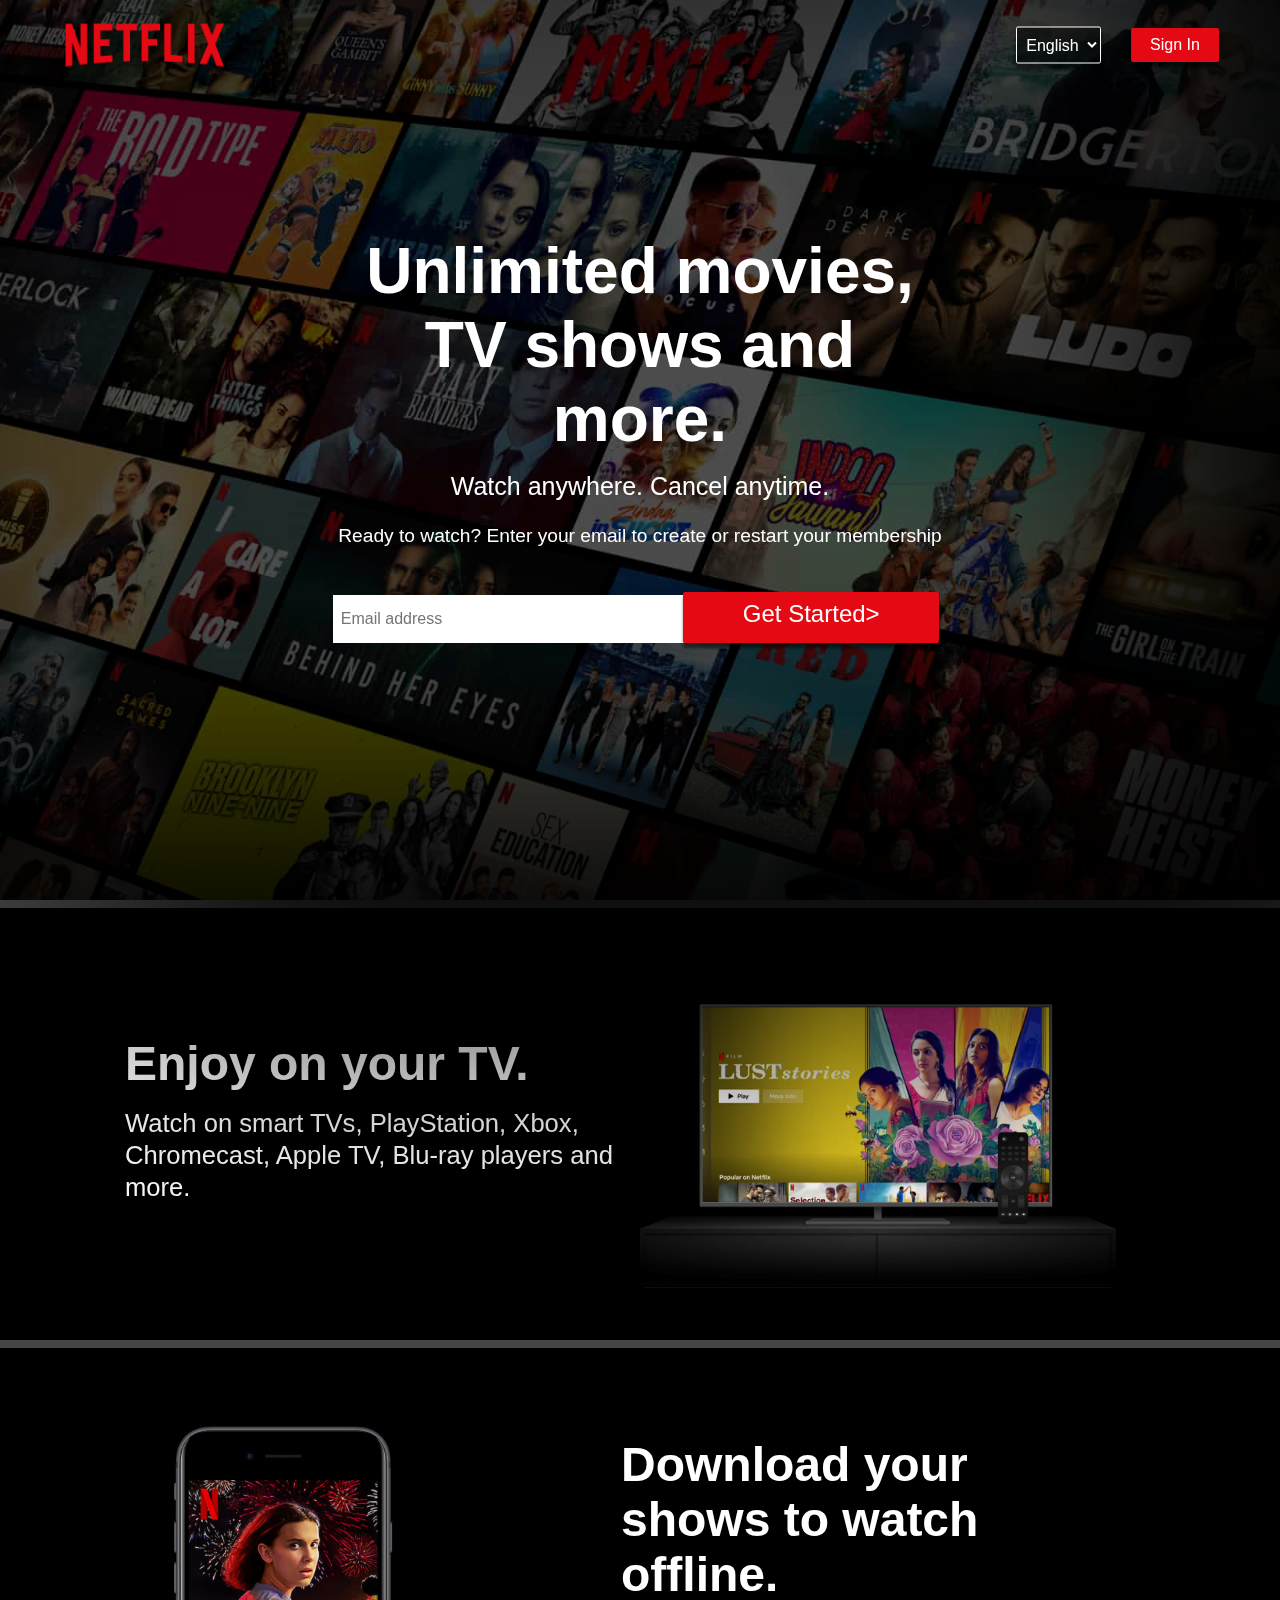
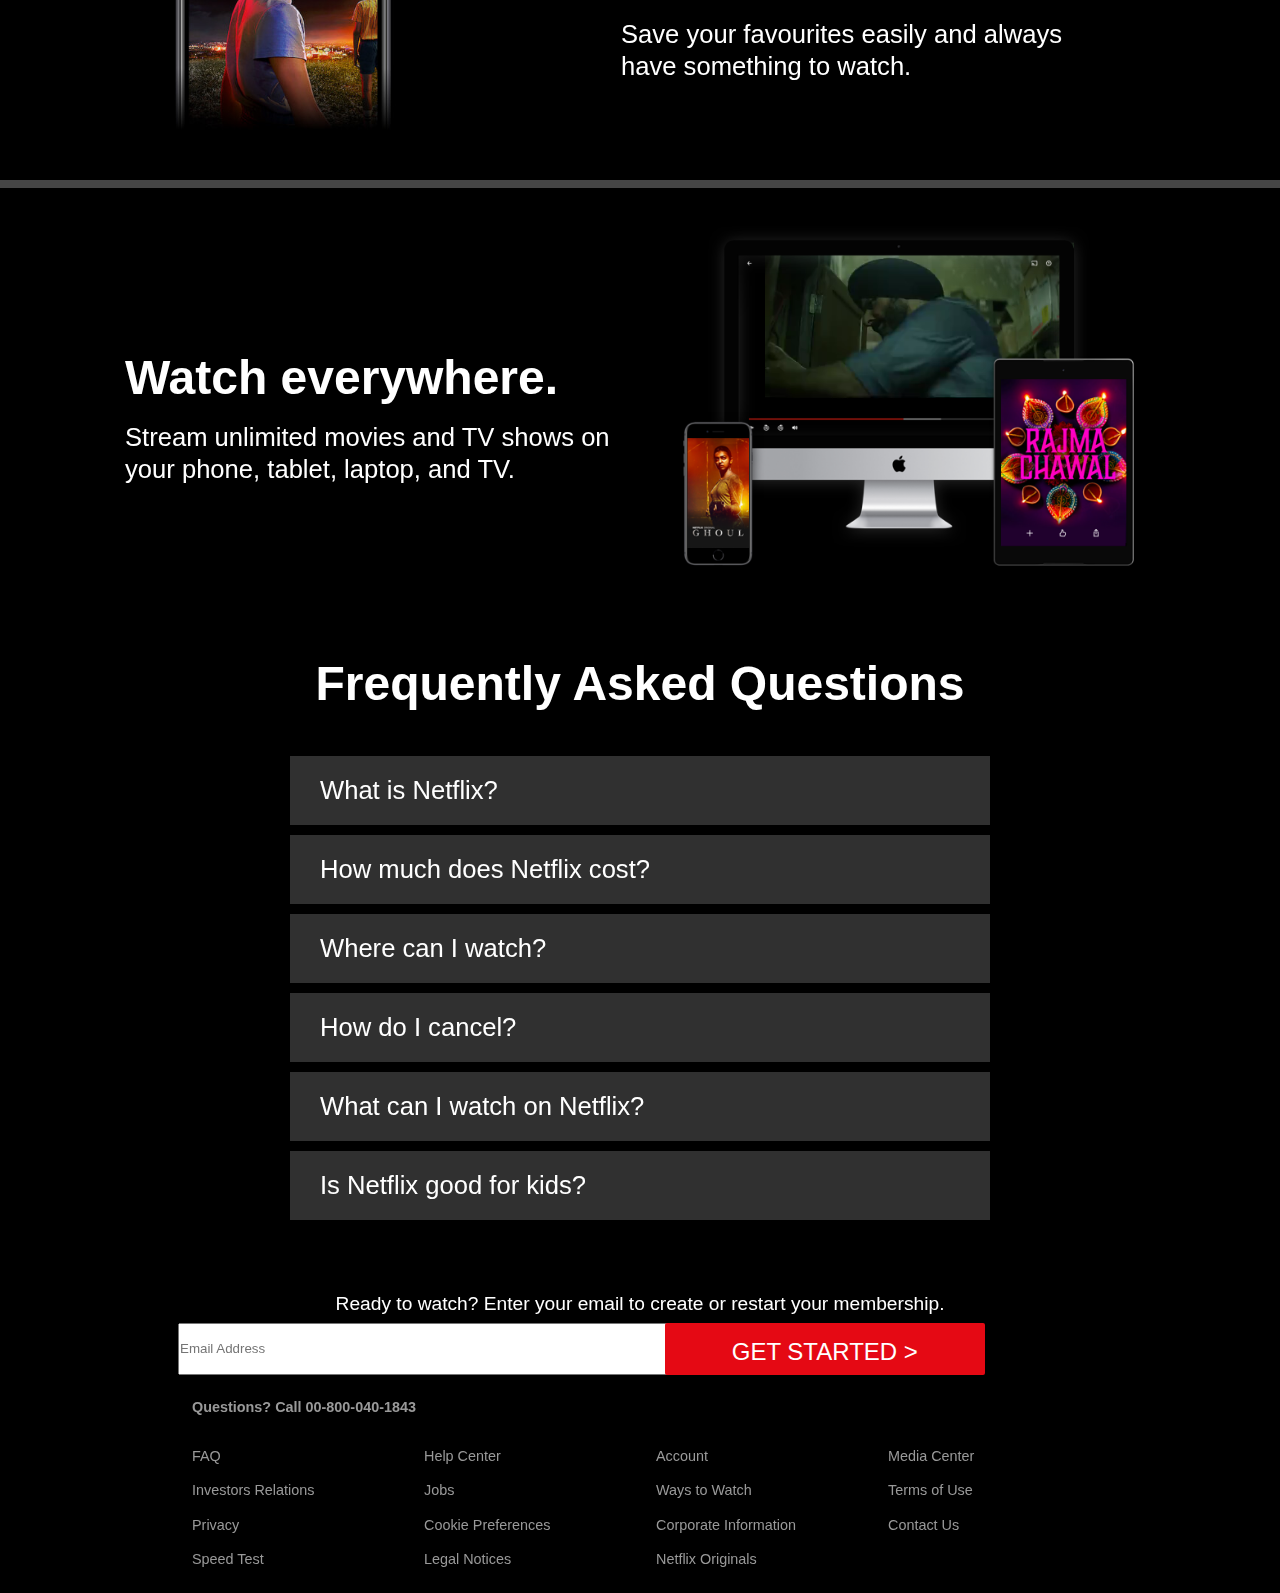
<file: index.html>
<!DOCTYPE html>
<html lang="en">

<head>
    <meta charset="UTF-8">
    <meta http-equiv="X-UA-Compatible" content="IE=edge">
    <meta name="viewport" content="width=device-width, initial-scale=1.0">
    <link rel="stylesheet" href="https://maxcdn.bootstrapcdn.com/font-awesome/4.4.0/css/font-awesome.min.css">
    <link rel="stylesheet" href="./css/style.css">
    <title>Netflix India - Watch TV Shows Online, Watch Movies Online</title>
</head>

<body>
    <header class="showcase">
        <div class="showcase-top">
            <img src="./MainPageImg/logo.png" alt="Netflix Logo">
            <select class="btn select" id="lang" name="lang">
                <option value="en"><i class="fa fa-globe"></i>English</option>
                <option value="hi"><i class="fa fa-globe"></i>हिन्दी</option>
            </select>
            <a href="LoginPage.html" class="btn btn-rouded">Sign In</a>
        </div>
        <div class="showcase-content">
            <h1>Unlimited movies, TV shows and
                more.</h1>
            <h3>Watch anywhere. Cancel anytime.</h3>
            <p>Ready to watch? Enter your email to create or restart your membership</p>
            <div class="mail">
                <input type="email" name="email" id="mail" placeholder="Email address">
                <a href="#" class="btn btn-lg">Get Started></a>
            </div>
        </div>
    </header>

    <section class="style-cards">
        <div class="card-0">
            <div class="desc-0">
                <h1>Enjoy on your TV.</h1>
                <h3>Watch on smart TVs, PlayStation, Xbox, Chromecast, Apple TV, Blu-ray players and more.</h3>
            </div>
            <img src="./MainPageImg/tv.png" alt="Netflix TV" />
            <video class="video1" autoplay="" playsinline="" muted="" loops="">
                <source src="./MainPageImg/video-tv-in-0819.m4v" type="video/mp4">
            </video>
        </div>
        <div class="card-1">
            <img src="./MainPageImg/mobile-0819.jpg" alt="Netflix Mobile" />

            <div class="desc-1">
                <h1>Download your shows to watch offline.</h1>
                <h3>Save your favourites easily and always have something to watch.</h3>
            </div>
        </div>
        <div class="card-2">
            <div class="desc-2">
                <h1>Watch everywhere.</h1>
                <h3>Stream unlimited movies and TV shows on your phone, tablet, laptop, and TV.</h3>
            </div>
            <img src="./MainPageImg/device-pile-in.png" alt="Device-Pile-In">
            <video class="video-2" autoplay="" playsinline="" muted="" loop="">
                <source src="./MainPageImg/video-devices-in.m4v" type="video/mp4">
            </video>
        </div>
    </section>
    <section class="lastsec">
        <div class="faq">
            <h1>Frequently Asked Questions</h1>
            <ul class="questions">
                <li>What is Netflix?</li>
                <li>How much does Netflix cost?</li>
                <li>Where can I watch?</li>
                <li>How do I cancel?</li>
                <li>What can I watch on Netflix?</li>
                <li>Is Netflix good for kids?</li>
            </ul>
            <p>Ready to watch? Enter your email to create or restart your membership.</p>
            <div class="input">
                <input type="email" name="email" placeholder="Email Address">
                <a href="#" class="btn-rounded"><button>GET STARTED ></button></a>
            </div>
        </div>
        <footer class="footer">
            <p>Questions? Call 00-800-040-1843</p>
            <div class="footer-cols">
                <ul>
                    <li> <a href="#">FAQ</a> </li>
                    <li> <a href="#">Investors Relations</a> </li>
                    <li> <a href="#">Privacy</a> </li>
                    <li> <a href="#">Speed Test</a> </li>
                </ul>
                <ul>
                    <li> <a href="#">Help Center</a> </li>
                    <li> <a href="#">Jobs</a> </li>
                    <li> <a href="#">Cookie Preferences</a></li>
                    <li> <a href="#">Legal Notices</a></li>
                </ul>
                <ul>
                    <li> <a href="#">Account</a> </li>
                    <li> <a href="#">Ways to Watch</a> </li>
                    <li> <a href="#">Corporate Information</a> </li>
                    <li> <a href="#">Netflix Originals</a> </li>
                </ul>
                <ul>
                    <li> <a href="#">Media Center</a> </li>
                    <li> <a href="#">Terms of Use</a> </li>
                    <li> <a href="#">Contact Us</a></li>
                    <li> <a href="#"></a></li>
                </ul>
            </div>
        </footer>
    </section>



</body>

</html>
</file>
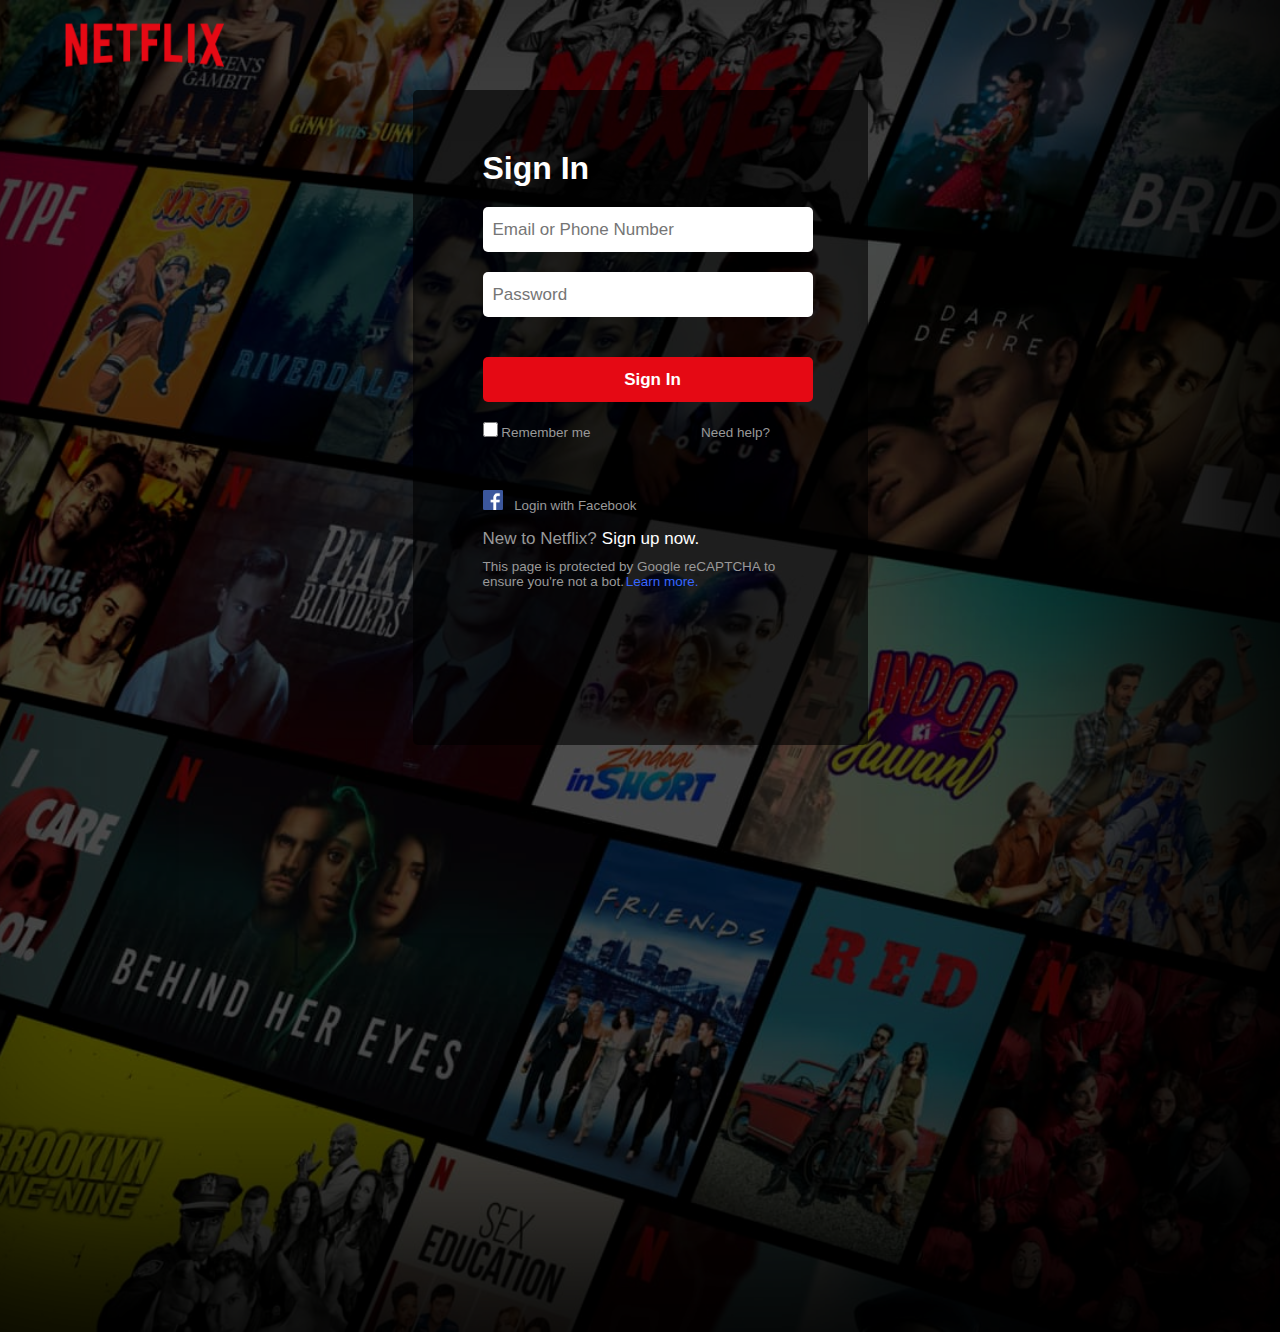
<file: LoginPage.html>
<!DOCTYPE html>
<html lang="en">
<head>
    <meta charset="UTF-8">
    <meta http-equiv="X-UA-Compatible" content="IE=edge">
    <meta name="viewport" content="width=device-width, initial-scale=1.0">
    <link rel="stylesheet" href="https://maxcdn.bootstrapcdn.com/font-awesome/4.4.0/css/font-awesome.min.css">
    <link rel="stylesheet" href="./css/loginstyle.css">
    <title>Netflix Log In</title> 
</head>
<body>
    <header class="showcase">
        <div class="showcase-top">
            <img src="./MainPageImg/logo.png" alt="Netflix Logo">
        </div>
        <div class="container">
            <div class="sign">
                  <h1>Sign In</h1>
                    <form action="#">
                        <input type="email" Placeholder="Email or Phone Number">
                        <input type="password" placeholder="Password">
                        <input type="submit" value="Sign In"><br>
                        <input type="checkbox"><label> Remember me</label>
                        <a href="#">Need help?</a>
                        
                    </form> 
                    <button class="fb-btn" type="submit">
                        <div class="fb-login">
                            <img src="./MainPageImg/FB-f-Logo__blue_57.png" alt="fb-logo" class="icon-login">
                            <span class="fbBtnText">Login with Facebook</span>
                        </div>
                    </button> 
                    <h3>New to Netflix?<a href="#">Sign up now.</a></h3>
                    <p>This page is protected by Google reCAPTCHA to ensure you're not a bot. <a href="">Learn more.</a></p>      
            </div>  
        </div>
       
        <!-- <div class="footer">
            <p>Questions? Call 00-800-040-1843</p>
            <div class="footer-cols">
                <ul>
                    <li> <a href="#">FAQ</a> </li>
                    <li> <a href="#">Cookie Preferences</a> </li>
                    <li> <a href="#"></a> </li>
                    <li> <a href="#"></a> </li>
                </ul>
                <ul>
                    <li> <a href="#">Help Center</a> </li>
                    <li> <a href="#">Corporate Information</a> </li>
                    <li> <a href="#"></a></li>
                    <li> <a href="#"></a></li>
                </ul>
                <ul>
                    <li> <a href="#">Terms of Use</a> </li>
                    <li> <a href="#"></a> </li>
                    <li> <a href="#"></a> </li>
                    <li> <a href="#"></a> </li>
                </ul>
                <ul>
                    <li> <a href="#">Privacy</a> </li>
                    <li> <a href="#"></a></li>
                    <li> <a href="#"></a></li>
                    <li> <a href="#"></a></li>
                </ul>
            </div>
        </div> -->
    </header>
    <div class="bottom">
        iamhn038@gmail.com
    </div>
</body>
</html>
</file>
<file: css/style.css>
:root{
    --primary-color:#e50914;
    --dark-color:#141414;
    --light-color:#f4f4f4;

}

*{
    margin: 0;
    padding: 0;
}
@media screen and (min-width: 550px) {
     h1 {
      font-size: 64px;
    }
  }
  
  @media screen and (max-width: 549px) {
     h1 {
      font-size: 32px;
    }
  }
body{
    font-family: Arial, Helvetica, sans-serif;
    background: #000;
    color: #999999;
}
ul{
    list-style: none;
}
h1,h2,h3,h4{
    color: #fff;
}

h3{
    font-weight: lighter;
}

a{
    color: #fff;
    text-decoration:none;
}
p{
    margin:0.5rem 0;
    font-weight: bold;
    color: #fff;
}
img{
    width: 100%;
}
.showcase{
    width: 100%;
    height:100vh;
    position: relative;
    background: url("../MainPageImg/front.jpg") no-repeat center/cover;
}
.showcase::after{
    content: "";
    position: absolute;
    top: 0;
    left: 0;
    width: 100%;
    height: 100%;
    z-index: 1;
    background:rgba(0,0,0,0.6);
    box-shadow:120px 100px 250px #000000, inset -120px -100px 250px #000000;
}

.showcase-top{
    position: relative;
    z-index: 2;
    height: 90px;
}
.showcase-top img{
    width: 160px;
    position: absolute;
    top:50%;
    left:0;
    transform: translate(40%, -50%);
}
.showcase-top select{
    border: 0.5px solid;
    padding: 8px 5px;
    background:rgba(0, 0, 0, 0.5);
    position: absolute;
    top: 50%;
    right: 120px;
    border-radius: 3spx;
    transform: translate(-60%,-50%);
}
.showcase-top a{
    position: absolute;
    top: 50%;
    right: 0;
    transform: translate(-60%,-50%);
}


.showcase-content{
    position: relative;
    margin: 0 26%;
    z-index: 2;
    display:flex;
    flex-direction: column;
    justify-content: center;
    text-align: center;
    align-items: center;
    margin-top: 9rem;
}

.showcase-content h1{
    font-weight: 700;
    font-size: 64px;
    margin: 0 30px;
    max-width: 1000px;
   
}

.showcase-content h3{
    color: #fff; 
    font-size: 25px;
    margin:16px 0;

}

.showcase-content p{
    font-size: 19.2px;
    font-weight: 300;
    padding: top 0.5rem;
    padding-bottom: 1rem;
}
.mail{
    display: flex;
    align-items: center;
}

.showcase-content input{
    position: absolute;
    left: 0;
    bottom: -8vh;
    width:454px;
    height:3rem;
    font-size: 1rem;
    padding-left: 0.5rem;
    border: none;
}


.btn{
    display: inline-block;
    background: var(--primary-color);
    color: #fff;
    padding: 0.5rem 1.2rem;
    font-size: 1rem;
    text-align: center;
    border: none;
    cursor: pointer;
    border-radius: 2px;
    margin-right: 0.5rem;
    outline: none;
    box-shadow: 0 5px 3px rgba(0, 0, 0, 0.45);
}
.btn:hover{
    opacity: 0.9;
}

.btn-rounded{
border-radius: 5px;
}

.showcase-content .btn-lg{
    position: absolute;
    right:0;
    bottom:-8vh;
    padding: 0.5rem 1.2rem;
    font-size: 1.5rem;
    height: 35.5px;
    width:13.6rem;
    align-items: center;
    justify-content: center;
}

.card-0,
.card-1,
.card-2{
    border-top: 8px rgb(69, 69, 69) solid;
    padding: 50px;

}
.card-0{
    position: relative;
    display: inline-grid;
    grid-template-columns: 50% 40%;
    text-align: left;
    align-items: center;
    padding: 25px 45px 50px;

}

.desc-0{
    padding-left: 80px;
}

.style-cards h1{
    font-size: 3rem;
    padding: 1rem;
    padding-left: 0;

}

.style-cards h3{
    font-size: 1.6rem;
    line-height: 2rem;

}
.card-0 video{
    position: relative;
    width: 100%;
    height: 59%;
    grid-column: 2/2;
    grid-row: 1/2;
    z-index: -1;
}

.card-0 img{
    grid-column: 2/2;
    grid-row: 1/2;
}


.card-1{
    
        position: relative;
        display: inline-grid;
        grid-template-columns: 40% 50%;
        text-align: left;
        align-items: center;
        padding: 25px 45px 50px;
    
}
.desc-1{
    padding-left: 100px;
}


.card-2{
    position: relative;
    display: inline-grid;
    grid-template-columns: 50% 40%;
    text-align: left;
    align-items: center;
    padding: 25px 45px 50px;
}
.desc-2{
    padding-left: 80px;
    padding-inline-end: 20px;
}

.card-2 img{
    width: 110%;
    grid-column: 2/2;
    grid-row: 1/2;
}
.card-2 video{
        top:-89px;
        left: 125px;
        position: relative;
        width: 65%;
        height: 78%;
        grid-column: 2/2;
        grid-row: 1/2;
        z-index: -1;
}


.faq{
    text-align: center;
}

.faq h1{
    padding-bottom: 40px;
    font-size: 3rem;
}

.questions{
    display: flex;
    flex-direction: column;
    flex-basis: 40%;
    align-items: center;
}

.questions li{
    padding: 20px 30px;
    margin: 5px;
    font-size: 1.6rem;
    background-color: #303030;
    color: white;
    text-align: left;
    width: 50%;
    cursor: pointer;
}

.faq p{
    padding-top: 60px;
    font-size: 1.2rem;
    font-weight: 200;
    
}

.input{
    display: inline-grid;
    align-items: center;
    grid-template-columns: 50% 40%;
}

.input input{
    width: 600px;
    height: 3rem;
}

.input button{
    height: 3.25rem;
    width: 320px;
    left: 20px;
    text-align: center;
    background-color: var(--primary-color);
    font-size: 1.5rem;
    padding: 15px 32px;
    border: none;
    border-radius: 2px;
    color: white;
    cursor: pointer;
}
footer{
    max-width: 70%;
    margin: 1rem auto;
    overflow: auto;
    font-weight: 150;
}

.footer ,
.footer a{
    color: #999999;
    font-size: 0.9rem;
}

.footer p{
    margin-bottom: 1.5rem;
    color: #999999;
}

.footer .footer-cols{
    display: grid;
    grid-template-columns: repeat(4 , 1fr);
    grid-gap: 2rem;

}

.footer li{
    line-height: 2.4;
    font-weight: 200;
    font-size: 13px;
}
</file>
<file: css/loginstyle.css>
:root{
    --primary-color:#e50914;
    --dark-color:#141414;
    --light-color:#f4f4f4;

}

*{
    margin: 0;
    padding: 0;
}
body{
    font-family: Arial, Helvetica, sans-serif;
    background: #000;
    color: #fff;
}
img{
    width: 100%;
}
.showcase{
    top:0;
    width: 100%;
    height:148vh;
    position: absolute;
    background: url("../MainPageImg/IN-en-20210308-popsignuptwoweeks-perspective_alpha_website_large.jpg") center/cover;
}
.showcase::after{
    content: "";
    position: absolute;
    top: 0;
    left: 0;
    width: 100%;
    height: 100%;
    z-index: 1;
    background:rgba(0,0,0,0.6);
    box-shadow:120px 100px 250px #000000, inset -120px -100px 250px #000000;
}
.showcase-top{
    position: relative;
    z-index: 2;
    height: 90px;
}
.showcase-top img{
    width: 160px;
    position: absolute;
    top:50%;
    left:0;
    transform: translate(40%, -50%);
}

.container{
    padding: 0;
    margin: 0;
    width: 100%;
    display: flex;
    justify-content:center;
    align-items:center;
    background: none;
}

.sign{
    background-color:rgba(0,0,0,0.6);
    width:385px;
    height:595px;
    border-radius: 5px;
    z-index: 2;
    padding-top: 60px;
    padding-left: 70px;
  
}
input{
    padding-left: 10px;
    width: 320px;
    height:45px;
    background-color: #fff;
    border-radius: 5px;
    border: none;
    margin-top: 20px;
    font-size: 17px;
    line-height: 25px;
    
}

input[type=submit]{
    width: 330px;
    margin-top: 40px;
    background-color: var(--primary-color);
    cursor: pointer;
    font-weight: bold;
    color: #fff;
}

input[type="checkbox"]{
    cursor: pointer;
    font-size: 10px;
    width:15px;
    height: 15px;
    border-radius: 5px;
    background: #999;
    
}

label{
    color: #999;
    font-weight: lighter;
    font-size: 13.5px;

}
a{
    color: #999;
    font-size: 13.5px;
    font-weight: lighter;
    text-decoration: none;
    margin-left: 106px;
}
.fb-btn{
    margin-top: 50px;
    display: flex;
    flex-direction: row;
    height:18px;
    background: none;
    display: flex;
    align-items: center;
    justify-content: center;
    color: #999;
    border: none;
    cursor: pointer;
}
.fb-btn>.fb-login> span{
   
    padding:8px;
    flex-direction: row;
  

}
.fb-btn>.fb-login> img{
    position: relative;
    padding-top: 2px;
    height:20px;
    width: 20px;
  
}
.container>.sign> h3{
    margin-top:20px;
    font-size: 17px;
    font-weight: lighter;
    color: #999;
}

.container>.sign> h3>a{
    margin-left: 5px;
    font-size:17px;
    color: #fff;
}
.container>.sign>p {
    padding-top: 10px;
    padding-right: 60px;
    font-size: 13.5px;
    color: #999;
}
.container>.sign>p>a{
    margin-left: -2px;
    color: rgb(56, 102, 255);
}

.bottom{
    margin-top: 100px;
    width: 100%;
}
</file>
